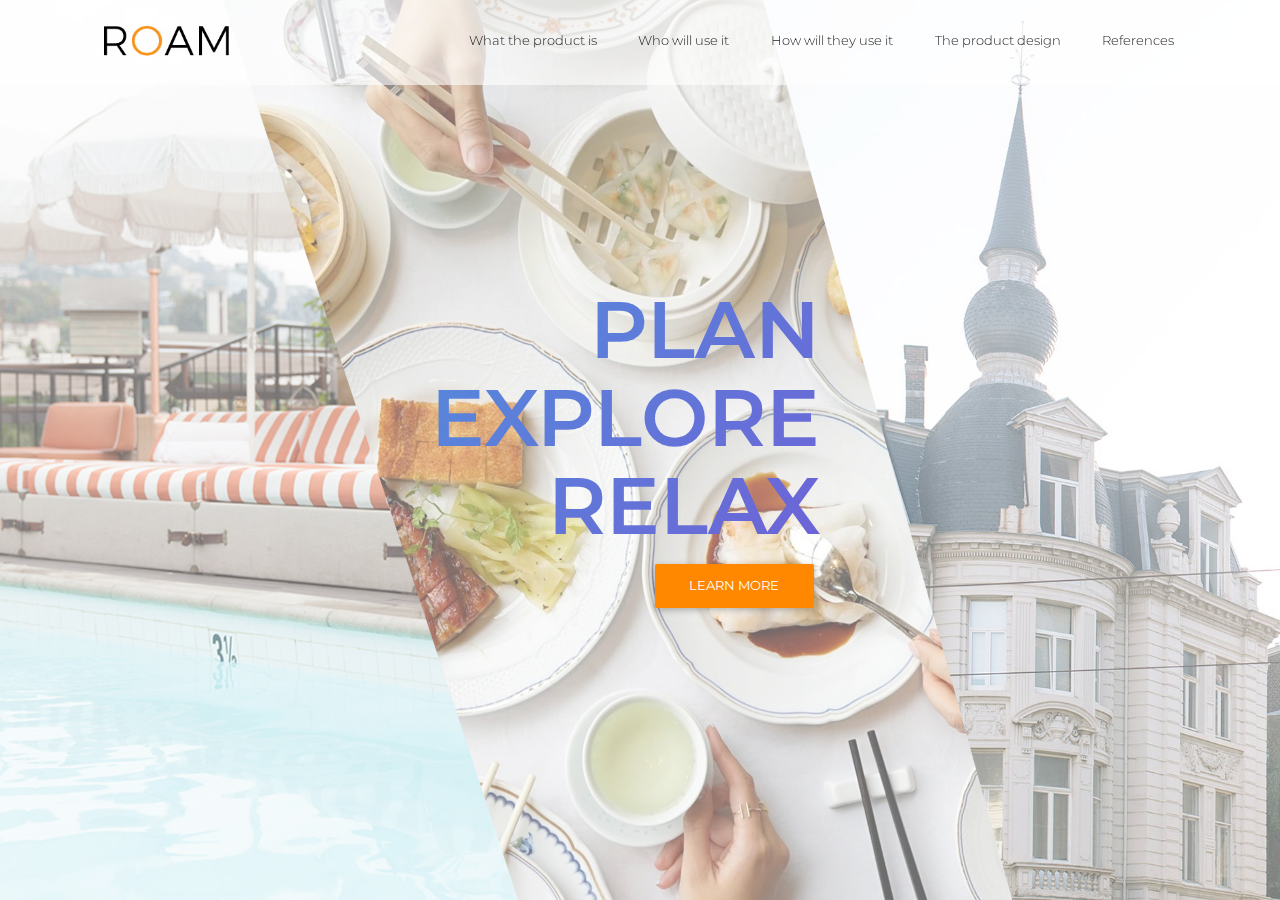
<file: index.html>
<!DOCTYPE html>
<html lang="en">

<head>
    <meta charset="utf-8">
    <meta name="viewport" content="width=device-width, initial-scale=1, shrink-to-fit=no">
    <meta http-equiv="x-ua-compatible" content="ie=edge">
    <title>ROAM</title>
    <!-- Font Awesome -->
    <link rel="stylesheet" href="https://maxcdn.bootstrapcdn.com/font-awesome/4.6.0/css/font-awesome.min.css">
    <!-- Bootstrap core CSS -->
    <link href="css/bootstrap.min.css" rel="stylesheet">
    <!-- Material Design Bootstrap -->
    <link href="css/mdb.min.css" rel="stylesheet">
    <!-- Your custom styles (optional) -->
    <link href="css/style.css" rel="stylesheet">
    <link href="css/animate.css" rel="stylesheet" >
</head>

<body>

    
<header>

<!--Navbar-->
        <nav class="navbar navbar-toggleable-md navbar-light fixed-top scrolling-navbar"> 
            <div class="container">
                <button class="navbar-toggler navbar-toggler-right" type="button" data-toggle="collapse" data-target="#navbarNav1" aria-controls="navbarNav1" aria-expanded="false" aria-label="Toggle navigation">
                    <span class="navbar-toggler-icon"></span>
                </button>
                <a class="logo-wrapper" href="index.html">
                    <img src="img/logo1.png" class="img-fluid" alt="logo">
                </a>
              <div class="collapse navbar-collapse" id="navbarNav1">
                     <ul class="nav navbar-nav nav-flex-icons ml-auto">
                        <li class="nav-item">
                           <a href="product.html" class="nav-link">What the product is</a>
                        </li>
                        <li class="nav-item">
                           <a href="user.html" class="nav-link">Who will use it</a>
                        </li>
                        <li class="nav-item">
                            <a class="nav-link" href="how.html">How will they use it</a>
                        </li>
                        <li class="nav-item">
                            <a class="nav-link" href="design.html">The product design</a>
                            
                        </li>
                        <li class="nav-item">
                           <a href="references.html" class="nav-link">References</a>
                        </li>
                    </ul>
                    
                </div>
            </div>
        </nav>


</header>


    
<!--Mask-->
<div class="view">
  
   <img src="img/background.jpg" class="full-bg-img flex-center" alt="background">
   
    <!--Intro content-->
    
    
     <section class="row full-bg-img flex-center">
      
      
      
               <div class="container-fluid animated slideInUp" id="intro">
                   
              
                <h1>PLAN<br> EXPLORE<br>RELAX</h1>
                
                <a target="_blank" href="product.html" class="btn btn-warning waves-effect" id="learn-more">Learn more</a>
                 
                  </div> 
                   

              
                
        </section>     
        
       
    <!--/Intro content-->
</div>
<!--/.Mask-->

    
   

<!--Footer-->

<!--/.Footer-->


    
    <!-- /Start your project here-->

    <!-- SCRIPTS -->
    <!-- JQuery -->
    <script type="text/javascript" src="js/jquery-3.1.1.min.js"></script>
    <!-- Bootstrap tooltips -->
    <script type="text/javascript" src="js/tether.min.js"></script>
    <!-- Bootstrap core JavaScript -->
    <script type="text/javascript" src="js/bootstrap.min.js"></script>
    <!-- MDB core JavaScript -->
    <script type="text/javascript" src="js/mdb.min.js"></script>
</body>

</html>
</file>
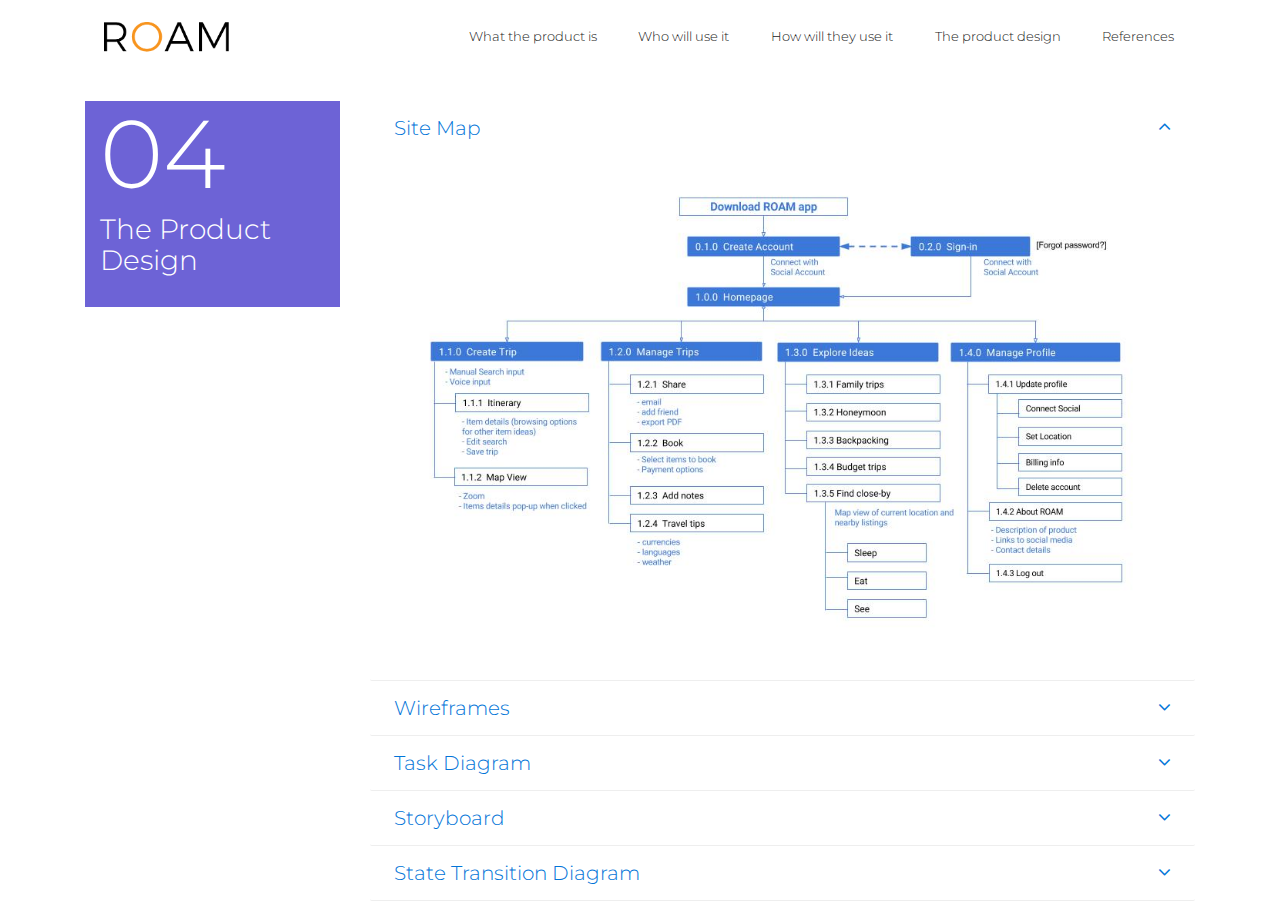
<file: design.html>
<!DOCTYPE html>
<html lang="en">

<head>
    <meta charset="utf-8">
    <meta name="viewport" content="width=device-width, initial-scale=1, shrink-to-fit=no">
    <meta http-equiv="x-ua-compatible" content="ie=edge">
    <title>ROAM - Design</title>
    <!-- Font Awesome -->
    <link rel="stylesheet" href="https://maxcdn.bootstrapcdn.com/font-awesome/4.6.0/css/font-awesome.min.css">
    <!-- Bootstrap core CSS -->
    <link href="css/bootstrap.min.css" rel="stylesheet">
    <!-- Material Design Bootstrap -->
    <link href="css/mdb.min.css" rel="stylesheet">
    <!-- Your custom styles (optional) -->
    <link href="css/style.css" rel="stylesheet">
    <link href="css/animate.css" rel="stylesheet" >
</head>

<body>

    
    
<header>

<!--Navbar-->
<nav class="navbar navbar-toggleable-md navbar-light">
            <div class="container">
                <button class="navbar-toggler navbar-toggler-right" type="button" data-toggle="collapse" data-target="#navbarNav1" aria-controls="navbarNav1" aria-expanded="false" aria-label="Toggle navigation">
                    <span class="navbar-toggler-icon"></span>
                </button>
                <a class="logo-wrapper" href="index.html">
                    <img src="img/logo1.png" class="img-fluid" alt="logo">
                </a>
                <div class="collapse navbar-collapse" id="navbarNav1">
                     <ul class="nav navbar-nav nav-flex-icons ml-auto">
                        <li class="nav-item">
                           <a href="product.html" class="nav-link">What the product is</a>
                        </li>
                        <li class="nav-item">
                           <a href="user.html" class="nav-link">Who will use it</a>
                        </li>
                        <li class="nav-item">
                            <a class="nav-link" href="how.html">How will they use it</a>
                        </li>
                        <li class="nav-item">
                            <a class="nav-link" href="design.html">The product design</a>
                            
                        </li>
                        <li class="nav-item">
                           <a href="references.html" class="nav-link">References</a>
                        </li>
                    </ul>
                    
                </div>
            </div>
        </nav>


</header>

<div class="container-fluid top">

<section class="container-fluid" id="design"> 

 <!--Section: Design-->
      
      <div class="container-fluid">
      
      <section class="container">
      
      <div class="row">

                <div class="col-md-3 animated fadeInLeft">
                   <div class="light-purple container">
              <h2 class="display-1 text-white">04</h2>
              <h3 class="text-white">The Product Design<br><br></h3>
              </div> 
                </div>

                <div class="col-md-9">
      
     <!--Accordion wrapper-->
<div class="accordion" id="accordion" role="tablist" aria-multiselectable="true">
   
    <div class="card" id="sitemap">
        <div class="card-header" role="tab" id="headingOne">
            <a data-toggle="collapse" data-parent="#accordion" href="#collapseOne" aria-expanded="true" aria-controls="collapseOne">
                <h5 class="mb-0">
                Site Map <i class="fa fa-angle-down rotate-icon"></i>
            </h5>
            </a>
        </div>
        <div id="collapseOne" class="collapse show" role="tabpanel" aria-labelledby="headingOne">
            <div class="card-block">
                <div class="container-fluid">

                <img src="img/sitemap.jpg" class="img-fluid" alt="use case diagram">

                </div>
            </div> 
            </div>
      </div>
    
    <div class="card" id="wireframes">
        <div class="card-header" role="tab" id="headingTwo">
            <a class="collapsed" data-toggle="collapse" data-parent="#accordion" href="#collapseTwo" aria-expanded="false" aria-controls="collapseTwo">
                <h5 class="mb-0">
               Wireframes<i class="fa fa-angle-down rotate-icon"></i>
            </h5>
            </a>
        </div>
        <div id="collapseTwo" class="collapse" role="tabpanel" aria-labelledby="headingTwo">
            <div class="card-block">
                
                
        
            <img src="img/wireframes.jpg" alt="wireframes" class="img-fluid">
              
              
               
            </div>
        </div>
    </div>
    
    <div class="card" id="task-diagram">
        <div class="card-header" role="tab" id="headingThree">
            <a class="collapsed" data-toggle="collapse" data-parent="#accordion" href="#collapseThree" aria-expanded="false" aria-controls="collapseThree">
                <h5 class="mb-0">
                Task Diagram<i class="fa fa-angle-down rotate-icon"></i>
            </h5>
            </a>
        </div>
        <div id="collapseThree" class="collapse" role="tabpanel" aria-labelledby="headingThree">
            <div class="card-block">
                
                
                <div class="container-fluid" id="task-diagram">
<img src="img/task-flow-diagram.jpg" alt="task flow" class="img-fluid">
       
            
                </div>



        </div> 
                
            </div>
        </div>
    
       
    <div class="card" id="storyboard">
        <div class="card-header" role="tab" id="headingFour">
            <a class="collapsed" data-toggle="collapse" data-parent="#accordion" href="#collapseFour" aria-expanded="false" aria-controls="collapseFour">
                <h5 class="mb-0">
                Storyboard<i class="fa fa-angle-down rotate-icon"></i>
            </h5>
            </a>
        </div>
        <div id="collapseFour" class="collapse" role="tabpanel" aria-labelledby="headingFour">
            <div class="card-block">
                <!--Section: 4. Storyboard--> 
                <section class="container-fluid" id="storyboard"> 

                    <!--row.1-->
                       <div class="row" id="storyboard-row"> 

                    <!--Column.1-->
                        <div class="col-md-6">

                    <!--Card-->
                        <div class="card card-cascade wider">

                        <!--Card image-->
                        <div class="view">
                            <img src="img/storyboard/no1.jpg" class="img-fluid">
                                
                        </div>
                        <!--/Card image-->

                        <!--Card content-->
                        <div class="text-center">
                            <!--Title-->
                            <h5><br>User</h5>
                            <p class="card-text">Walkthrough the persona and user needs. <br>Duration: 30 seconds</p>

                        </div>
                        <!--/.Card content-->

                    </div>
                    <!--/.Card-->
                           </div>


                    <!--Column.2-->
                    <div class="col-md-6">

                        <!--Card-->
                    <div class="card card-cascade wider">

                        <!--Card image-->
                        <div class="view">
                            <img src="img/storyboard/no2.jpg" class="img-fluid">
                        </div>
                        <!--/Card image-->

                        <!--Card content-->
                        <div class="text-center">
                            <!--Title-->
                            <h5><br>Design Elements</h5>
                            <p class="card-text">Zoom in on key features to display quality of mock-ups. <br> Duration: 30 seconds </p>

                        </div>
                        <!--/.Card content-->

                    </div>
                    <!--/.Card-->


    </div>
                    
                         </div>


                    <!--row.2-->

                       <div class="row" id="storyboard-row"> 
                             
                   <!--Column.3-->
                        <div class="col-md-6">

                        <!--Card-->
                    <div class="card card-cascade wider">

                        <!--Card image-->
                        <div class="view">
                            <img src="img/storyboard/no3.jpg" class="img-fluid">
                        </div>
                        <!--/Card image-->

                        <!--Card content-->
                        <div class="text-center">
                            <!--Title-->
                            <h5><br>Key Features</h5>

                            <p class="card-text">Show and explain the key features in action. <br> Duration: 30 seconds</p>

                        </div>
                        <!--/.Card content-->

                    </div>
                    <!--/.Card-->



                    </div>
                    
                      
                        <!--Column.4-->
                       
                        <div class="col-md-6">

                        <!--Card-->
                    <div class="card card-cascade wider">

                        <!--Card image-->
                        <div class="view">
                            <img src="img/storyboard/no4.jpg" class="img-fluid">
                        </div>
                        <!--/Card image-->

                        <!--Card content-->
                        <div class="text-center">
                            <!--Title-->
                            <h5><br>Product Visualization</h5>

                            <p class="card-text">Product viewed on screen. <br> Duration: 1 minute</p>

                        </div>
                        <!--/.Card content-->

                    </div>
                    <!--/.Card-->
                           </div>

                    </div>



                <!--row.3-->

                       <div class="row" id="storyboard-row">       


                    <!--Column.5-->
                    <div class="col-md-6">

                        <!--Card-->
                    <div class="card card-cascade wider">

                        <!--Card image-->
                        <div class="view">
                            <img src="img/storyboard/no5.jpg" class="img-fluid">
                        </div>
                        <!--/Card image-->

                        <!--Card content-->
                        <div class="text-center">
                            <!--Title-->
                            <h5><br>Prototype</h5>

                            <p class="card-text">Prototype walkthrough by going through each written Use Case. <br> Duration: 1 minute</p>

                        </div>
                        <!--/.Card content-->

                    </div>
                    <!--/.Card-->


                    </div>
                    

                    <!--Column.6-->
                    <div class="col-md-6">

                        <!--Card-->
                    <div class="card card-cascade wider">

                        <!--Card image-->
                        <div class="view">
                            <img src="img/storyboard/no6.jpg" class="img-fluid">
                        </div>
                        <!--/Card image-->

                        <!--Card content-->
                        <div class="text-center">
                            <!--Title-->
                            <h5><br>Demonstration</h5>

                            <p class="card-text">Persona achieving his goal. <br> Duration: 1 minute</p>

                        </div>
                        <!--/.Card content-->

                    </div>
                    <!--/.Card-->



                    </div>
                    
                         </div>




                </section> 
                <!--Section: /4. Storyboard-->
            </div>
        </div>
    </div>
    
    <div class="card" id="state-transition">
        <div class="card-header" role="tab" id="headingFive">
            <a class="collapsed" data-toggle="collapse" data-parent="#accordion" href="#collapseFive" aria-expanded="false" aria-controls="collapseFive">
                <h5 class="mb-0">
                State Transition Diagram<i class="fa fa-angle-down rotate-icon"></i>
            </h5>
            </a>
        </div>
        <div id="collapseFive" class="collapse" role="tabpanel" aria-labelledby="headingFive">
            <div class="card-block">
               <img src="img/state-transition.jpg" alt="state transition" class="img-fluid">
            </div>
        </div>
    </div>
    
</div>

<!--/.Accordion wrapper-->
  </div>
   
                </div>

               


        
          
         
    </section>     
      
    </div>
    
<!--Section: /Design--> 

</section>

 </div>

<main>

</main>
<!--Footer-->

<!--/.Footer-->


    

    <!-- SCRIPTS -->
    <!-- JQuery -->
    <script type="text/javascript" src="js/jquery-3.1.1.min.js"></script>
    <!-- Bootstrap tooltips -->
    <script type="text/javascript" src="js/tether.min.js"></script>
    <!-- Bootstrap core JavaScript -->
    <script type="text/javascript" src="js/bootstrap.min.js"></script>
    <!-- MDB core JavaScript -->
    <script type="text/javascript" src="js/mdb.min.js"></script>
</body>

</html>
</file>
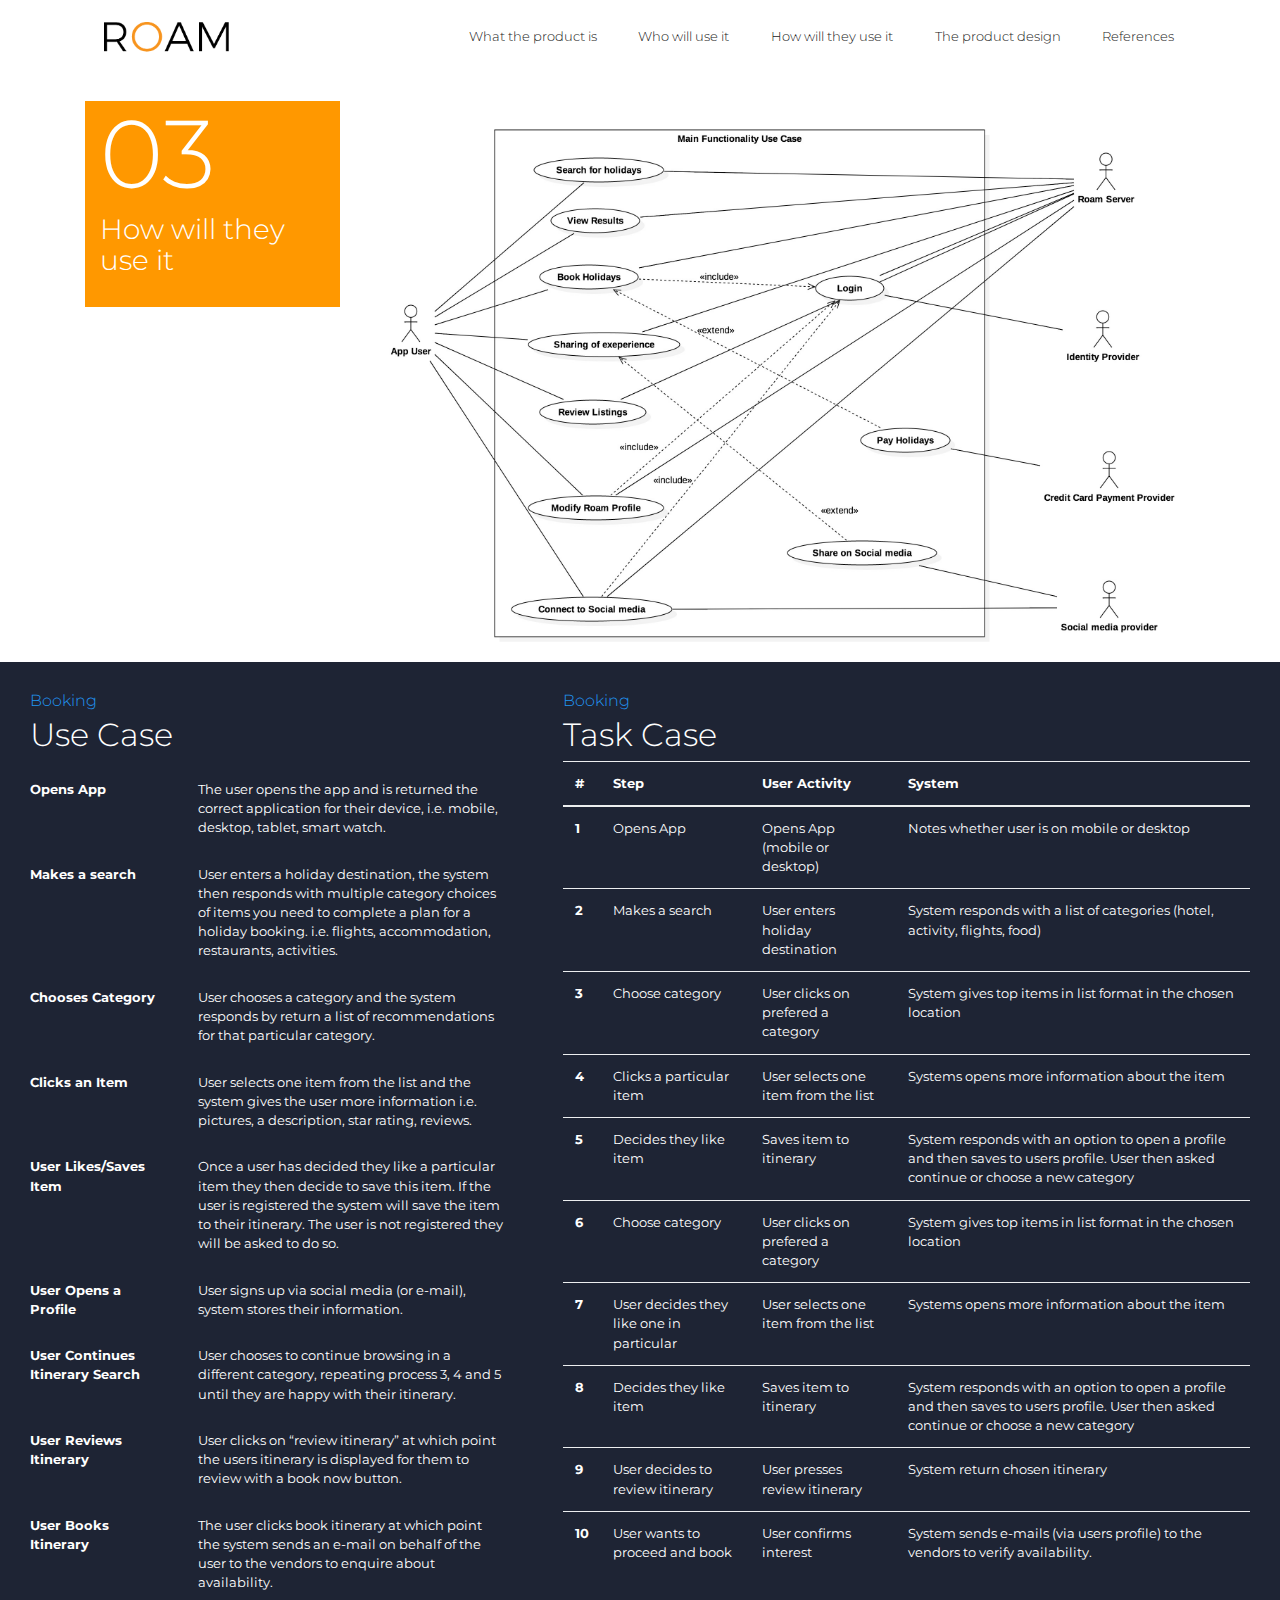
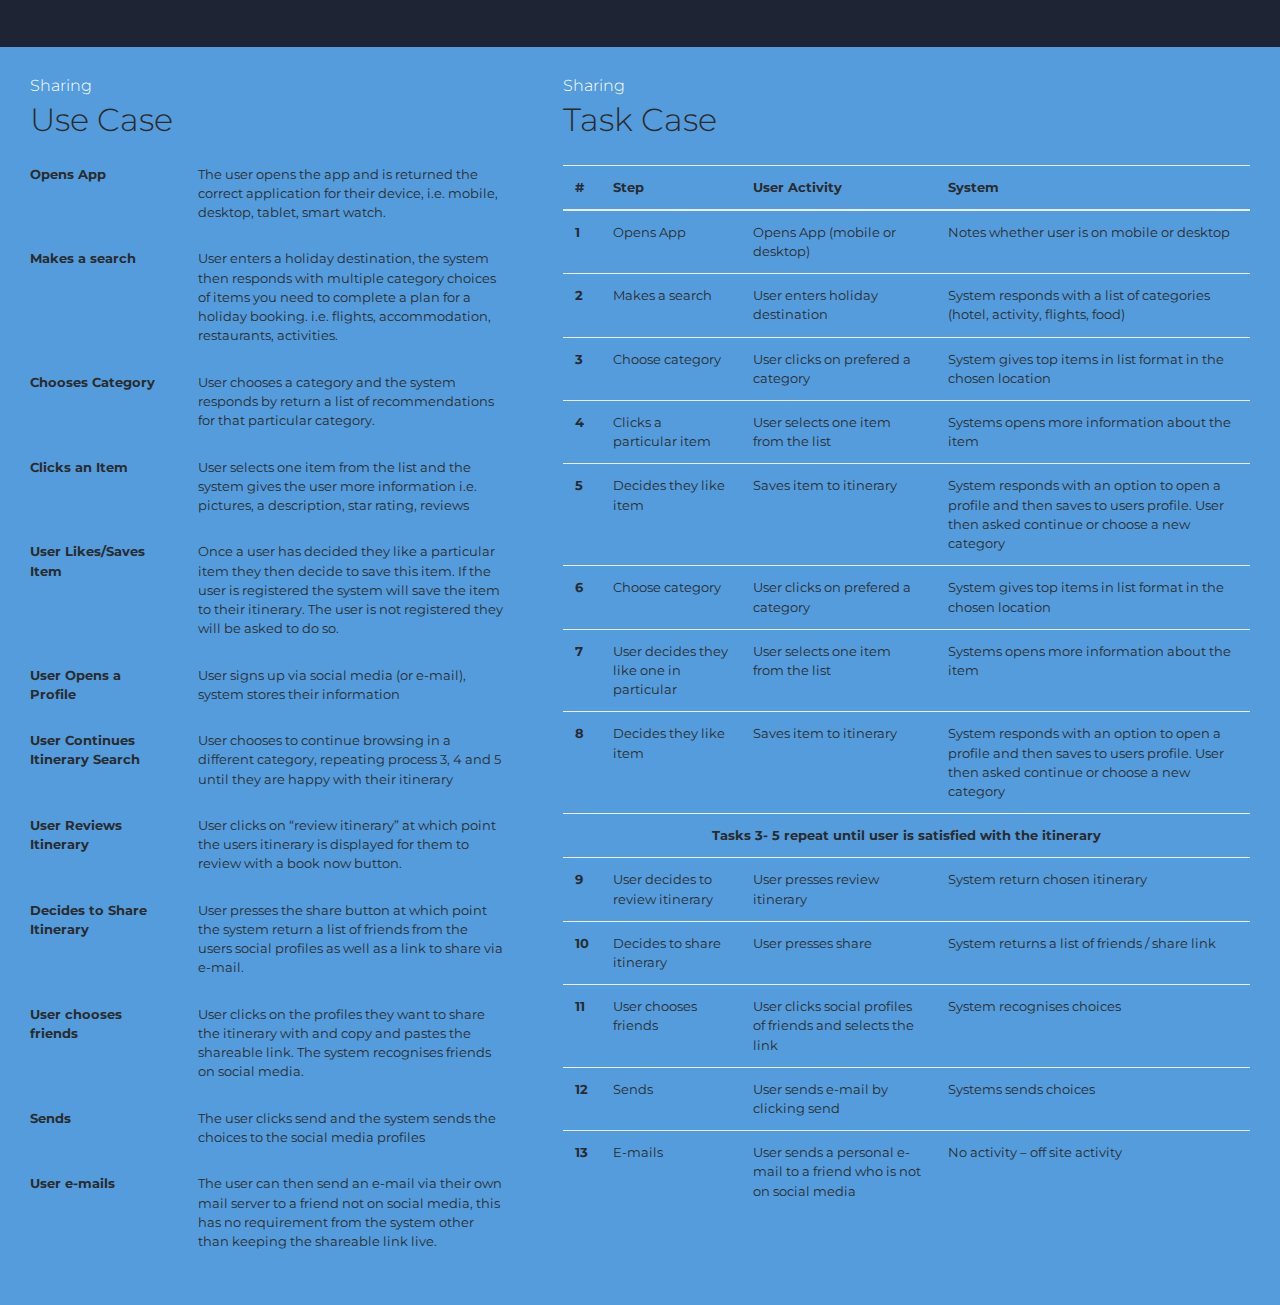
<file: how.html>
<!DOCTYPE html>
<html lang="en">

<head>
    <meta charset="utf-8">
    <meta name="viewport" content="width=device-width, initial-scale=1, shrink-to-fit=no">
    <meta http-equiv="x-ua-compatible" content="ie=edge">
    <title>ROAM - How</title>
    <!-- Font Awesome -->
    <link rel="stylesheet" href="https://maxcdn.bootstrapcdn.com/font-awesome/4.6.0/css/font-awesome.min.css">
    <!-- Bootstrap core CSS -->
    <link href="css/bootstrap.min.css" rel="stylesheet">
    <!-- Material Design Bootstrap -->
    <link href="css/mdb.min.css" rel="stylesheet">
    <!-- Your custom styles (optional) -->
    <link href="css/style.css" rel="stylesheet">
    <link href="css/animate.css" rel="stylesheet" >
</head>

<body>

    
    
<header>

<!--Navbar-->
       <nav class="navbar navbar-toggleable-md navbar-light">
            <div class="container">
                <button class="navbar-toggler navbar-toggler-right" type="button" data-toggle="collapse" data-target="#navbarNav1" aria-controls="navbarNav1" aria-expanded="false" aria-label="Toggle navigation">
                    <span class="navbar-toggler-icon"></span>
                </button>
                <a class="logo-wrapper" href="index.html">
                    <img src="img/logo1.png" class="img-fluid" alt="logo">
                </a>
                <div class="collapse navbar-collapse" id="navbarNav1">
                     <ul class="nav navbar-nav nav-flex-icons ml-auto">
                        <li class="nav-item">
                           <a href="product.html" class="nav-link">What the product is</a>
                        </li>
                        <li class="nav-item">
                           <a href="user.html" class="nav-link">Who will use it</a>
                        </li>
                        <li class="nav-item">
                            <a class="nav-link" href="how.html">How will they use it</a>
                        </li>
                        <li class="nav-item">
                            <a class="nav-link" href="design.html">The product design</a>
                            
                        </li>
                        <li class="nav-item">
                           <a href="references.html" class="nav-link">References</a>
                        </li>
                    </ul>
                    
                </div>
            </div>
        </nav>

    </header>


<!--Section: Diagram-->
   <section class="container-fluid top"> 
      
     
    <div class="container" id="usecase">


    <!--Section: Use Case Diagram-->

                <div class="row">

                <div class="col-md-3 animated fadeInLeft">
                   <div class="orange container">
              <h2 class="display-1 text-white">03</h2>
              <h3 class="text-white">How will they use it<br><br></h3>
              </div> 
                </div>

                <div class="col-md-9">


                <img src="img/use-case-diagram.jpg" class="img-fluid" alt="use case diagram">
                <br>

                </div>



        </div> 
           </div>
    </section>
<!--Section: /Diagram-->       


<!--Section: Booking-->
        <section class="container-fluid"> 

          <div class="row">

        <!--Use: Booking-->
           <div class="col-md-5" id="booking">
               <h6 class="blue-text">Booking</h6>
               <h2>Use Case</h2>
               <br>
      <!--Table-->  
           <dl class="row">

          <dt class="col-sm-4">Opens App</dt>
          <dd class="col-sm-8">The user opens the app and is returned the correct application for their device, i.e. mobile, desktop, tablet, smart watch.<br><br></dd>

          <dt class="col-sm-4">Makes a search</dt>
          <dd class="col-sm-8">User enters a holiday destination, the system then responds with multiple category choices of items you need to complete a plan for a holiday booking. i.e. flights, accommodation, restaurants, activities.<br><br></dd>

           <dt class="col-sm-4">Chooses Category</dt>
            <dd class="col-sm-8">User chooses a category and the system responds by return a list of recommendations for that particular category.<br><br></dd>

           <dt class="col-sm-4">Clicks an Item</dt>
            <dd class="col-sm-8">User selects one item from the list and the system gives the user more information i.e. pictures, a description, star rating, reviews.<br><br></dd>

           <dt class="col-sm-4">User Likes/Saves Item</dt>
            <dd class="col-sm-8">Once a user has decided they like a particular item they then decide to save this item. If the user is registered the system will save the item to their itinerary. The user is not registered they will be asked to do so.<br><br></dd>

         <dt class="col-sm-4">User Opens a Profile</dt>
            <dd class="col-sm-8">User signs up via social media (or e-mail), system stores their information.<br><br></dd>

         <dt class="col-sm-4">User Continues Itinerary Search</dt>
            <dd class="col-sm-8">User chooses to continue browsing in a different category, repeating process 3, 4 and 5 until they are happy with their itinerary.<br><br></dd>

        <dt class="col-sm-4">User Reviews Itinerary</dt>
         <dd class="col-sm-8">User clicks on “review itinerary” at which point the users itinerary is displayed for them to review with a book now button.<br><br></dd>
<br>
         <dt class="col-sm-4">User Books Itinerary</dt>
            <dd class="col-sm-8">The user clicks book itinerary at which point the system sends an e-mail on behalf of the user to the vendors to enquire about availability.
    </dd>
        </dl>

      </div>  
        <!--/Use: Booking-->


        <!--Task: Booking-->     
        <div class="col-md-7 container-fluid" id="booking">
                <h6 class="blue-text">Booking</h6>
               <h2>Task Case</h2>    
    <!--Table-->  
      <div class="table-responsive"> 
       <table class="table table-hover">
  <thead>
    <tr>
      <th>#</th>
      <th>Step</th>
      <th>User Activity</th>
      <th>System</th>
    </tr>
  </thead>
  <tbody>
    <tr>
        <th>1</th>
      <td>Opens App</td>
      <td>Opens App (mobile or desktop)</td>
      <td>Notes whether user is on mobile or desktop</td>
    </tr>
    <tr>
     <th>2</th>
      <td>Makes a search</td>
      <td>User enters holiday destination</td>
      <td>System responds with a list of categories (hotel, activity, flights, food)</td>
    </tr>
    <tr>
     <th>3</th>
      <td>Choose category</td>
      <td>User clicks on prefered a category</td>
      <td>System gives top items in list format in the chosen location</td>
    </tr>
    <tr>
     <th>4</th>
      <td>Clicks a particular item</td>
      <td>User selects one item from the list</td>
      <td>Systems opens more information about the item</td>
    </tr>
    <tr>
     <th>5</th>
      <td>Decides they like item</td>
      <td>Saves item to itinerary</td>
      <td>System responds with an option to open a profile and then saves to users profile.
User then asked continue or choose a new category</td>
    </tr>
    <tr>
     <th>6</th>
      <td>Choose category</td>
      <td>User clicks on prefered a category</td>
      <td>System gives top items in list format in the chosen location</td>
    </tr>
    <tr>
     <th>7</th>
      <td>User decides they like one in particular</td>
      <td>User selects one item from the list</td>
      <td>Systems opens more information about the item</td>
    </tr>
    <tr>
     <th>8</th>
      <td>Decides they like item</td>
      <td>Saves item to itinerary</td>
      <td>System responds with an option to open a profile and then saves to users profile. User then asked continue or choose a new category
</td>
    </tr>
    <tr>
     <th>9</th>
      <td>User decides to review itinerary</td>
      <td>User presses review itinerary</td>
      <td>System return chosen itinerary
</td>
    </tr>
    <tr>
     <th>10</th>
      <td>User wants to proceed and book</td>
      <td>User confirms interest</td>
      <td>System sends e-mails (via users profile) to the vendors to verify availability.
</td>
    </tr>
  </tbody>
</table>
  </div>  
   <!--/Table-->
            </div>
        <!--/Task: Booking-->   
         
            </div>
        

            
            
    </section>
<!--Section: /Booking-->



<!--Section: Sharing-->
        <section class="container-fluid"> 

          <div class="row">

       
       <!--Use: Sharing-->     
        <div class="col-md-5" id="sharing">
                <h6 class="white-text">Sharing</h6>
               <h2>Use Case</h2>
               <br>
       
           <dl class="row">

          <dt class="col-sm-4">Opens App</dt>
          <dd class="col-sm-8">The user opens the app and is returned the correct application for their device, i.e. mobile, desktop, tablet, smart watch.<br><br></dd>

          <dt class="col-sm-4">Makes a search</dt>
          <dd class="col-sm-8">User enters a holiday destination, the system then responds with multiple category choices of items you need to complete a plan for a holiday booking. i.e. flights, accommodation, restaurants, activities.<br><br></dd>

           <dt class="col-sm-4">Chooses Category</dt>
            <dd class="col-sm-8">User chooses a category and the system responds by return a list of recommendations for that particular category.<br><br></dd>

           <dt class="col-sm-4">Clicks an Item</dt>
            <dd class="col-sm-8">User selects one item from the list and the system gives the user more information i.e. pictures, a description, star rating, reviews<br><br></dd>

           <dt class="col-sm-4">User Likes/Saves Item</dt>
            <dd class="col-sm-8">Once a user has decided they like a particular item they then decide to save this item. If the user is registered the system will save the item to their itinerary. The user is not registered they will be asked to do so.<br><br></dd>

         <dt class="col-sm-4">User Opens a Profile</dt>
            <dd class="col-sm-8">User signs up via social media (or e-mail), system stores their information<br><br></dd>

         <dt class="col-sm-4">User Continues Itinerary Search</dt>
            <dd class="col-sm-8">User chooses to continue browsing in a different category, repeating process 3, 4 and 5 until they are happy with their itinerary<br><br></dd>

        <dt class="col-sm-4">User Reviews Itinerary</dt>
         <dd class="col-sm-8">User clicks on “review itinerary” at which point the users itinerary is displayed for them to review with a book now button.<br><br></dd>

         <dt class="col-sm-4">Decides to Share Itinerary</dt>
            <dd class="col-sm-8">User presses the share button at which point the system return a list of friends from the users social profiles as well as a link to share via e-mail.
   <br><br> </dd>
       
       <dt class="col-sm-4">User chooses friends</dt>
            <dd class="col-sm-8">User clicks on the profiles they want to share the itinerary with and copy and pastes the shareable link. The system recognises friends on social media.
    <br><br></dd>
       <dt class="col-sm-4">Sends</dt>
            <dd class="col-sm-8">The user clicks send and the system sends the choices to the social media profiles

    <br><br></dd>
       <dt class="col-sm-4">User e-mails</dt>
            <dd class="col-sm-8">The user can then send an e-mail via their own mail server to a friend not on social media, this has no requirement from the system other than keeping the shareable link live.

    </dd>
        </dl>

      </div>  
       <!--/Use: Sharing--> 
       
        <!--Task: Sharing-->
           <div class="col-md-7" id="sharing">
               <h6 class="white-text">Sharing</h6>
               <h2>Task Case</h2>
               <br>
      <!--Table-->  
      <div class="table-responsive"> 
       <table class="table table-hover">
  <thead>
    <tr>
     <th>#</th>
      <th>Step</th>
      <th>User Activity</th>
      <th>System</th>
    </tr>
  </thead>
  <tbody>
    <tr>
     <th>1</th>
      <td>Opens App</td>
      <td>Opens App (mobile or desktop)</td>
      <td>Notes whether user is on mobile or desktop</td>
    </tr>
    <tr>
     <th>2</th>
      <td>Makes a search</td>
      <td>User enters holiday destination</td>
      <td>System responds with a list of categories (hotel, activity, flights, food)</td>
    </tr>
    <tr>
     <th>3</th>
      <td>Choose category</td>
      <td>User clicks on prefered a category</td>
      <td>System gives top items in list format in the chosen location</td>
    </tr>
    <tr>
     <th>4</th>
      <td>Clicks a particular item</td>
      <td>User selects one item from the list</td>
      <td>Systems opens more information about the item</td>
    </tr>
    <tr>
     <th>5</th>
      <td>Decides they like item</td>
      <td>Saves item to itinerary</td>
      <td>System responds with an option to open a profile and then saves to users profile.
User then asked continue or choose a new category</td>
    </tr>
    <tr>
     <th>6</th>
      <td>Choose category</td>
      <td>User clicks on prefered a category</td>
      <td>System gives top items in list format in the chosen location</td>
    </tr>
    <tr>
     <th>7</th>
      <td>User decides they like one in particular</td>
      <td>User selects one item from the list</td>
      <td>Systems opens more information about the item</td>
    </tr>
    <tr>
     <th>8</th>
      <td>Decides they like item</td>
      <td>Saves item to itinerary</td>
      <td>System responds with an option to open a profile and then saves to users profile. User then asked continue or choose a new category
</td>
    </tr>   
    <tr class="text-center">
      <td colspan="4"><strong>Tasks 3- 5 repeat until user is satisfied with the itinerary</strong></td>
    </tr>
    <tr>
     <th>9</th>
      <td>User decides to review itinerary</td>
      <td>User presses review itinerary</td>
      <td>System return chosen itinerary
</td>
    </tr>
    <tr>
     <th>10</th>
      <td>Decides to share itinerary</td>
      <td>User presses share</td>
      <td>System returns a list of friends / share link
</td>
    </tr>
    <tr>
     <th>11</th>
      <td>User chooses friends</td>
      <td>User clicks social profiles of friends and selects the link</td>
      <td>System recognises choices
</td>
    </tr>
    <tr>
     <th>12</th>
      <td>Sends</td>
      <td>User sends e-mail by clicking send</td>
      <td>Systems sends choices
</td>
    </tr>
    <tr>
     <th>13</th>
      <td>E-mails</td>
      <td>User sends a personal e-mail to a friend who is not on social media</td>
      <td>No activity – off site activity
</td>
    </tr>
  </tbody>
</table>
  </div>  
   <!--/Table-->

      </div>  
        <!--/Task: Sharing-->


        

            </div>
            
    </section>
<!--Section: /Sharing-->



<main>


        </main>
<!--Footer-->

<!--/.Footer-->


    <!-- SCRIPTS -->
    <!-- JQuery -->
    <script type="text/javascript" src="js/jquery-3.1.1.min.js"></script>
    <!-- Bootstrap tooltips -->
    <script type="text/javascript" src="js/tether.min.js"></script>
    <!-- Bootstrap core JavaScript -->
    <script type="text/javascript" src="js/bootstrap.min.js"></script>
    <!-- MDB core JavaScript -->
    <script type="text/javascript" src="js/mdb.min.js"></script>
</body>

</html>
</file>
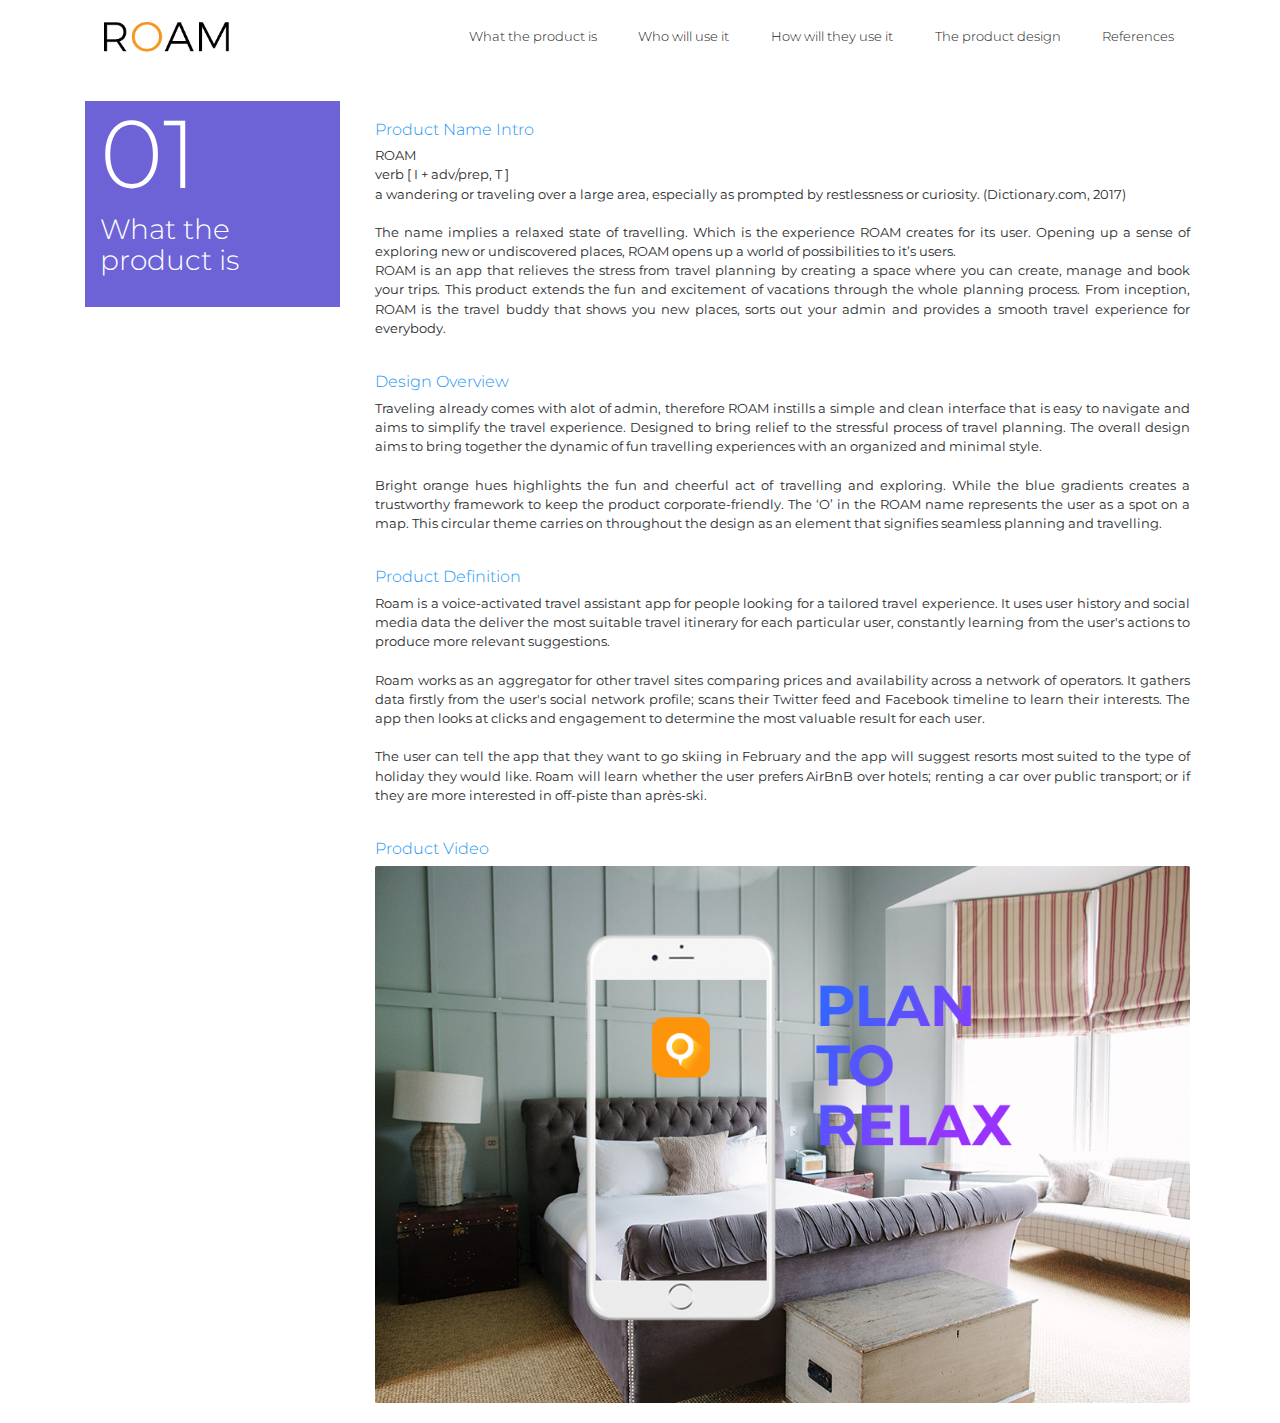
<file: product.html>
<!DOCTYPE html>
<html lang="en">

<head>
    <meta charset="utf-8">
    <meta name="viewport" content="width=device-width, initial-scale=1, shrink-to-fit=no">
    <meta http-equiv="x-ua-compatible" content="ie=edge">
    <title>ROAM - Product</title>
    <!-- Font Awesome -->
    <link rel="stylesheet" href="https://maxcdn.bootstrapcdn.com/font-awesome/4.6.0/css/font-awesome.min.css">
    <!-- Bootstrap core CSS -->
    <link href="css/bootstrap.min.css" rel="stylesheet">
    <!-- Material Design Bootstrap -->
    <link href="css/mdb.min.css" rel="stylesheet">
    <!-- Your custom styles (optional) -->
    <link href="css/style.css" rel="stylesheet">
    <link href="css/animate.css" rel="stylesheet" >
</head>

<body>

   
    
<header>

<!--Navbar-->
         <nav class="navbar navbar-toggleable-md navbar-light">
            <div class="container">
                <button class="navbar-toggler navbar-toggler-right" type="button" data-toggle="collapse" data-target="#navbarNav1" aria-controls="navbarNav1" aria-expanded="false" aria-label="Toggle navigation">
                    <span class="navbar-toggler-icon"></span>
                </button>
                <a class="logo-wrapper" href="index.html">
                    <img src="img/logo1.png" class="img-fluid" alt="logo">
                </a>
                <div class="collapse navbar-collapse" id="navbarNav1">
                     <ul class="nav navbar-nav nav-flex-icons ml-auto">
                        <li class="nav-item">
                           <a href="product.html" class="nav-link">What the product is</a>
                        </li>
                        <li class="nav-item">
                           <a href="user.html" class="nav-link">Who will use it</a>
                        </li>
                        <li class="nav-item">
                            <a class="nav-link" href="how.html">How will they use it</a>
                        </li>
                        <li class="nav-item">
                            <a class="nav-link" href="design.html">The product design</a>
                            
                        </li>
                        <li class="nav-item">
                           <a href="references.html" class="nav-link">References</a>
                        </li>
                    </ul>
                    
                </div>
            </div>
        </nav>
    </header>




   <section class="container-fluid top"> 
      

    
<!--Section: About Roam-->
<section class="container-fluid">

  <div class="container"> 
  
   <div class="row">
      
      <!--Title Column-->
      <div class="col-md-3 animated fadeInLeft">
        
         <div class="light-purple container">
          <h2 class="display-1 text-white ">01</h2>
          <h3 class="text-white">What the product is<br><br></h3>
          </div>
          
      </div>
      
      <!--Product Name Column-->
       <div class="col-md-9" id="product-intro">
      <h6 class="blue-text">Product Name Intro</h6>
        <p>
       
ROAM <br>
verb [ I + adv/prep, T ] <br>
a wandering or traveling over a large area, especially as prompted by restlessness or curiosity. (Dictionary.com, 2017)<br>
<br>
The name implies a relaxed state of travelling. Which is the experience ROAM creates for its user. Opening up a sense of exploring new or undiscovered places, ROAM opens up a world of possibilities to it’s users. <br>

ROAM is an app that relieves the stress from travel planning by creating a space where you can create, manage and book your trips. This product extends the fun and excitement of vacations through the whole planning process. From inception, ROAM is the travel buddy that shows you new places, sorts out your admin and provides a smooth travel experience for everybody. <br></p>
           <br>
       
       <h6 class="blue-text">Design Overview</h6>
<p>Traveling already comes with alot of admin, therefore ROAM instills a simple and clean interface that is easy to navigate and aims to simplify the travel experience. Designed to bring relief to the stressful process of travel planning. 

The overall design aims to bring together the dynamic of fun travelling experiences with an organized and minimal style.
<br><br> Bright orange hues highlights the fun and cheerful act of travelling and exploring. While the blue gradients creates a trustworthy framework to keep the product corporate-friendly. 

The ‘O’ in the ROAM name represents the user as a spot on a map. This circular theme carries on throughout the design as an element that signifies seamless planning and travelling. 
<br><br>
          </p>
       
       
       
       
       
       <!--Product Definition Column-->
    
       <h6 class="blue-text">Product Definition</h6>
         <p>
Roam is a voice-activated travel assistant app for people looking for a tailored travel experience. It uses user history and social media data the deliver the most suitable travel itinerary for each particular user, constantly learning from the user's actions to produce more relevant suggestions. <br><br>
Roam works as an aggregator for other travel sites comparing prices and availability across a network of operators. It gathers data firstly from the user's social network profile; scans their Twitter feed and Facebook timeline to learn their interests. The app then looks at clicks and engagement to determine the most valuable result for each user.<br><br>
The user can tell the app that they want to go skiing in February and the app will suggest resorts most suited to the type of holiday they would like. Roam will learn whether the user prefers AirBnB over hotels; renting a car over public transport; or if they are more interested in off-piste than après-ski.<br><br>

           </p>
       
       <h6 class="blue-text">Product Video</h6>
       
       <img src="img/visual2.jpg" class="img-fluid flex-center" alt="placeholder">
       
       
       </div>
       </div>
       
       </div>
   

<!--/Section: About Roam-->
    
    
</section> 






<main>








        </main>
<!--Footer-->

<!--/.Footer-->


    
    <!-- /Start your project here-->

    <!-- SCRIPTS -->
    <!-- JQuery -->
    <script type="text/javascript" src="js/jquery-3.1.1.min.js"></script>
    <!-- Bootstrap tooltips -->
    <script type="text/javascript" src="js/tether.min.js"></script>
    <!-- Bootstrap core JavaScript -->
    <script type="text/javascript" src="js/bootstrap.min.js"></script>
    <!-- MDB core JavaScript -->
    <script type="text/javascript" src="js/mdb.min.js"></script>
</body>

</html>
</file>
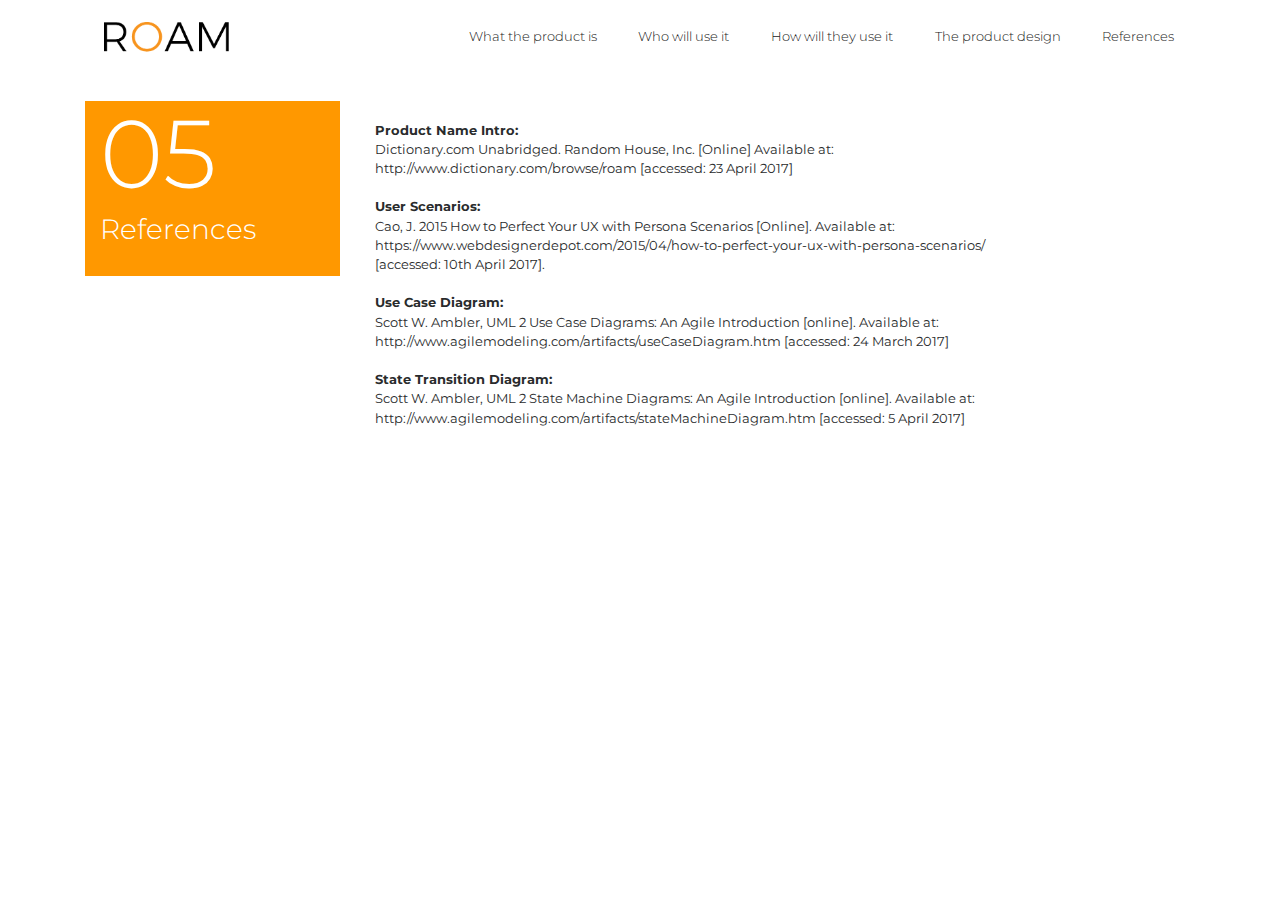
<file: references.html>
<!DOCTYPE html>
<html lang="en">

<head>
    <meta charset="utf-8">
    <meta name="viewport" content="width=device-width, initial-scale=1, shrink-to-fit=no">
    <meta http-equiv="x-ua-compatible" content="ie=edge">
    <title>ROAM - References</title>
    <!-- Font Awesome -->
    <link rel="stylesheet" href="https://maxcdn.bootstrapcdn.com/font-awesome/4.6.0/css/font-awesome.min.css">
    <!-- Bootstrap core CSS -->
    <link href="css/bootstrap.min.css" rel="stylesheet">
    <!-- Material Design Bootstrap -->
    <link href="css/mdb.min.css" rel="stylesheet">
    <!-- Your custom styles (optional) -->
    <link href="css/style.css" rel="stylesheet">
    <link href="css/animate.css" rel="stylesheet" >
</head>

<body>

    
<header>

<!--Navbar-->
         <nav class="navbar navbar-toggleable-md navbar-light">
            <div class="container">
                <button class="navbar-toggler navbar-toggler-right" type="button" data-toggle="collapse" data-target="#navbarNav1" aria-controls="navbarNav1" aria-expanded="false" aria-label="Toggle navigation">
                    <span class="navbar-toggler-icon"></span>
                </button>
                <a class="logo-wrapper" href="index.html">
                    <img src="img/logo1.png" class="img-fluid" alt="logo">
                </a>
                <div class="collapse navbar-collapse" id="navbarNav1">
                     <ul class="nav navbar-nav nav-flex-icons ml-auto">
                        <li class="nav-item">
                           <a href="product.html" class="nav-link">What the product is</a>
                        </li>
                        <li class="nav-item">
                           <a href="user.html" class="nav-link">Who will use it</a>
                        </li>
                        <li class="nav-item">
                            <a class="nav-link" href="how.html">How will they use it</a>
                        </li>
                        <li class="nav-item">
                            <a class="nav-link" href="design.html">The product design</a>
                            
                        </li>
                        <li class="nav-item">
                           <a href="references.html" class="nav-link">References</a>
                        </li>
                    </ul>
                    
                </div>
            </div>
        </nav>


    </header>


<section class="container-fluid top"> 
      
     
 <!--Section: References-->       


<section class="container-fluid">

  <div class="container"> 
  
   <div class="row">
      
      <!--Title Column-->
      <div class="col-md-3 animated fadeInLeft">
        
         <div class="orange container">
          <h2 class="display-1 text-white ">05</h2>
          <h3 class="text-white">References<br><br></h3>
          </div>
          
      </div>
      
      <!--Product Name Column-->
       <div class="col-md-7" id="user-profile">
   
        <p>
          <strong>Product Name Intro:</strong><br>
Dictionary.com Unabridged. Random House, Inc. [Online] 
Available at: http://www.dictionary.com/browse/roam [accessed: 23 April 2017]
<br><br>
<strong>User Scenarios:</strong><br>
Cao, J. 2015 How to Perfect Your UX with Persona Scenarios [Online]. 
Available at: https://www.webdesignerdepot.com/2015/04/how-to-perfect-your-ux-with-persona-scenarios/ [accessed: 10th April 2017].
<br><br>
<strong>Use Case Diagram:</strong><br>
Scott W. Ambler, UML 2 Use Case Diagrams: An Agile Introduction [online]. Available at: http://www.agilemodeling.com/artifacts/useCaseDiagram.htm [accessed: 24 March  2017]
<br><br>
            <strong>State Transition Diagram:</strong><br>
Scott W. Ambler, UML 2 State Machine Diagrams: An Agile Introduction [online]. Available at: http://www.agilemodeling.com/artifacts/stateMachineDiagram.htm [accessed: 5 April  2017]
          
          </p>
           
      
       
       </div>
       
       
       </div>
       
   </div>
    
    

    
</section>


<!--/Section: References-->

</section>



<main>  </main>

<!--Footer-->

<!--/.Footer-->


    
   

    <!-- SCRIPTS -->
    <!-- JQuery -->
    <script type="text/javascript" src="js/jquery-3.1.1.min.js"></script>
    <!-- Bootstrap tooltips -->
    <script type="text/javascript" src="js/tether.min.js"></script>
    <!-- Bootstrap core JavaScript -->
    <script type="text/javascript" src="js/bootstrap.min.js"></script>
    <!-- MDB core JavaScript -->
    <script type="text/javascript" src="js/mdb.min.js"></script>
</body>

</html>
</file>
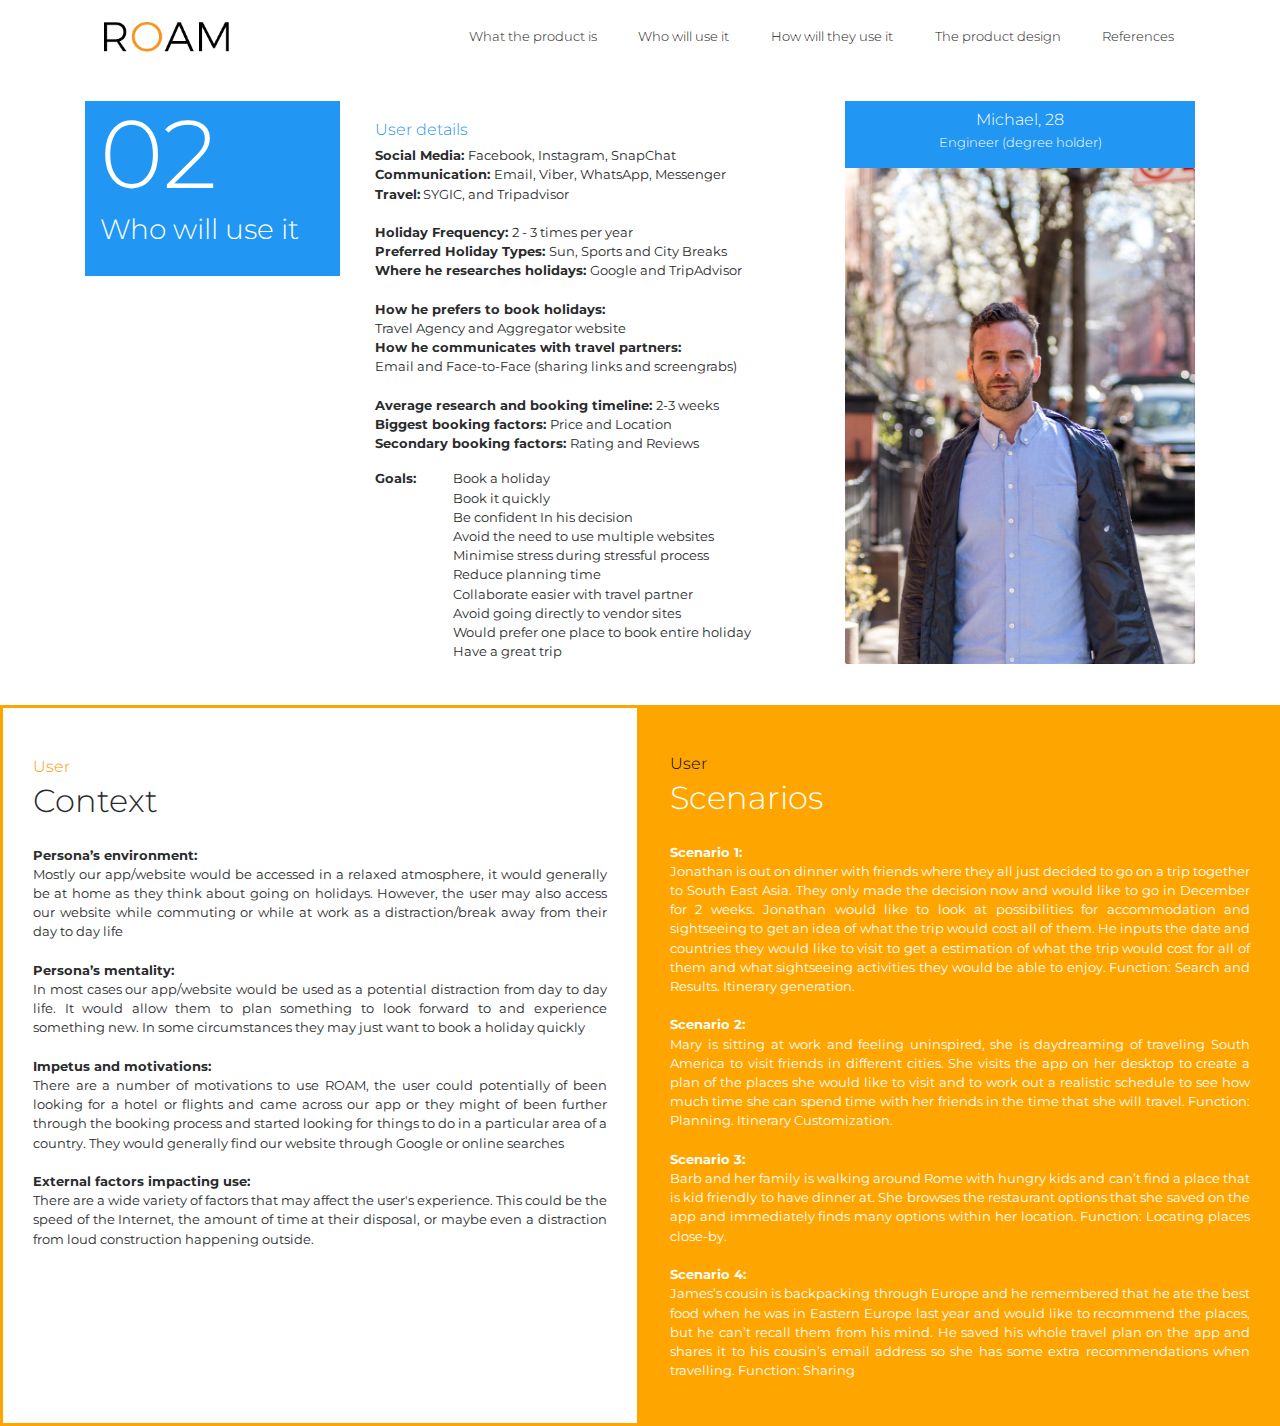
<file: user.html>
<!DOCTYPE html>
<html lang="en">

<head>
    <meta charset="utf-8">
    <meta name="viewport" content="width=device-width, initial-scale=1, shrink-to-fit=no">
    <meta http-equiv="x-ua-compatible" content="ie=edge">
    <title>ROAM - User</title>
    <!-- Font Awesome -->
    <link rel="stylesheet" href="https://maxcdn.bootstrapcdn.com/font-awesome/4.6.0/css/font-awesome.min.css">
    <!-- Bootstrap core CSS -->
    <link href="css/bootstrap.min.css" rel="stylesheet">
    <!-- Material Design Bootstrap -->
    <link href="css/mdb.min.css" rel="stylesheet">
    <!-- Your custom styles (optional) -->
    <link href="css/style.css" rel="stylesheet">
    <link href="css/animate.css" rel="stylesheet" >
</head>

<body>

    
<header>

<!--Navbar-->
    <nav class="navbar navbar-toggleable-md navbar-light">
            <div class="container">
                <button class="navbar-toggler navbar-toggler-right" type="button" data-toggle="collapse" data-target="#navbarNav1" aria-controls="navbarNav1" aria-expanded="false" aria-label="Toggle navigation">
                    <span class="navbar-toggler-icon"></span>
                </button>
                <a class="logo-wrapper" href="index.html">
                    <img src="img/logo1.png" class="img-fluid" alt="logo">
                </a>
                <div class="collapse navbar-collapse" id="navbarNav1">
                     <ul class="nav navbar-nav nav-flex-icons ml-auto">
                        <li class="nav-item">
                           <a href="product.html" class="nav-link">What the product is</a>
                        </li>
                        <li class="nav-item">
                           <a href="user.html" class="nav-link">Who will use it</a>
                        </li>
                        <li class="nav-item">
                            <a class="nav-link" href="how.html">How will they use it</a>
                        </li>
                        <li class="nav-item">
                            <a class="nav-link" href="design.html">The product design</a>
                            
                        </li>
                        <li class="nav-item">
                           <a href="references.html" class="nav-link">References</a>
                        </li>
                    </ul>
                    
                </div>
            </div>
        </nav>
<!--/Navbar-->
   
    </header>

<!--Section: User Profile-->
   <section class="container-fluid top"> 
<div class="container">
        <div class="row">

               
                <div class="col-md-3 animated fadeInLeft">
                   <div class="blue container">
              <h2 class="display-1 text-white">02</h2>
              <h3 class="text-white">Who will use it<br><br></h3>
              </div> 
                </div>

               <div class="col-md-5" id="user-profile">
                
                <h6 class="blue-text">User details</h6>
       <p>
        <strong>Social Media: </strong> Facebook, Instagram, SnapChat <br>
        <strong>Communication: </strong>Email, Viber, WhatsApp, Messenger<br>
           <strong>Travel:</strong> SYGIC, and Tripadvisor<br>
        <br>
        
           <strong>Holiday Frequency: </strong>2 - 3 times  per year<br>
           <strong>Preferred Holiday Types: </strong>Sun, Sports and City Breaks<br>
           <strong> Where he researches holidays: </strong>Google and TripAdvisor<br>
       
        <br>
        <strong> How he prefers to book holidays: </strong><br>Travel Agency and Aggregator website<br>
     <strong> How he communicates with travel partners: </strong><br>Email and Face-to-Face (sharing links and screengrabs)<br>
       <br>
        <strong>Average research and booking timeline: </strong>2-3 weeks<br>
        <strong>Biggest booking factors: </strong>Price and Location <br>
        <strong>Secondary booking factors: </strong>Rating and Reviews<br>
        
        </p>
        
          <dl class="row">
          <dt class="col-sm-2">Goals:</dt>
          <dd class="col-sm-10">
          Book a holiday<br>
          Book it quickly<br>
          Be confident In his decision<br>
          Avoid the need to use multiple websites<br>
            Minimise stress during stressful process<br>
            Reduce planning time<br>
            Collaborate easier with travel partner<br>
           Avoid going directly to vendor sites<br>
            Would prefer one place to book entire holiday<br>
            Have a great trip<br>
           </dd>
        </dl>

                </div>

               
                <div class="col-md-4">
              
               <div class="container-fluid blue" id="persona-title">
                   <h6 class="h6-responsive text-center blue white-text">Michael, 28 </h6>
                <h6 class="text-center blue white-text" id="usecase">Engineer (degree holder)</h6> 
                </div>
        
               <img src="img/persona-image.jpg" class="img-fluid" alt="persona">
               
               
               
               
               
                </div>
                
               
               
                
                
                </div>    
                 
           </div> 
</div>
    </section>   
<!--Section: /User Profile-->
  
  

  <!--Section: Context & Scenarios-->
   <section class="container-fluid">    
<!--row-->
       <div class="row">       

            
    <!--Column: Context-->
    <div class="col-md-6" id="context">
      
        <br>
              <h6 class="orange-text">User</h6>
               <h2>Context</h2>
                <p><br>
<strong>Persona’s environment: </strong><br> Mostly our app/website would be accessed in a  relaxed atmosphere, it would generally be at home as they think about going on holidays. However, the user may also access our website while commuting or while at work as a distraction/break away from their day to day life<br><br>
<strong>Persona’s mentality:</strong><br>  In most cases our app/website would be used as a potential distraction from day to day life. It would allow them to plan something to look forward to and experience something new. In some circumstances they may just want to book a holiday quickly<br><br>
<strong>Impetus and motivations: </strong><br> There are a number of motivations to use ROAM, the user could potentially of been looking for a hotel or flights and came across our app or they might of been further through the booking process and started looking for things to do in a particular area of a country. They would generally find our website through Google or online searches<br><br>
<strong>External factors impacting use:</strong> <br> There are a wide variety of factors that may affect the user's experience. This could be the  speed of the Internet, the amount of time at their disposal, or maybe even a distraction from loud construction happening outside.

                </p>
                    
        
    </div>
    <!--/Column: Context-->
    
    
    <!--Column: Scenarios-->
    <div class="col-md-6" id="scenarios">
     <br>
      <h6 class="black-text">User</h6>
               <h2>Scenarios</h2>
       <p><br>
       <strong>Scenario 1: </strong><br>
        Jonathan is out on dinner with friends where they all just decided to go on a trip together to South East Asia. They only made the decision now and would like to go in December for 2 weeks. Jonathan would like to look at possibilities for accommodation and sightseeing to get an idea of what the trip would cost all of them. He inputs the date and countries they would like to visit to get a estimation of what the trip would cost for all of them and what sightseeing activities they would be able to enjoy. 
Function: Search and Results. Itinerary generation. 
 <br><br>
 <strong>Scenario 2: </strong><br>
Mary is sitting at work and feeling uninspired, she is daydreaming of traveling South America to visit friends in different cities. She visits the app on her desktop to create a plan of the places she would like to visit and to work out a realistic schedule to see how much time she can spend time with her friends in the time that she will travel. 
Function: Planning. Itinerary Customization. 
<br><br>
<strong>Scenario 3:</strong> <br>
Barb and her family is walking around Rome with hungry kids and can’t find a place that is kid friendly to have dinner at. She browses the restaurant options that she saved on the app and immediately finds many options within her location. 
Function: Locating places close-by.
<br><br>
<strong>Scenario 4: </strong><br>
James’s cousin is backpacking through Europe and he remembered that he ate the best food when he was in Eastern Europe last year and would like to recommend the places, but he can’t recall them from his mind. He saved his whole travel plan on the app and shares it to his cousin’s email address so she has some extra recommendations when travelling. 
Function: Sharing
        </p>
        
    </div>
    
    
        
         </div>
         
</section> 
<!--Section: /Context & Scenarios-->

    




<main>


</main>
<!--Footer-->

<!--/.Footer-->



    <!-- SCRIPTS -->
    <!-- JQuery -->
    <script type="text/javascript" src="js/jquery-3.1.1.min.js"></script>
    <!-- Bootstrap tooltips -->
    <script type="text/javascript" src="js/tether.min.js"></script>
    <!-- Bootstrap core JavaScript -->
    <script type="text/javascript" src="js/bootstrap.min.js"></script>
    <!-- MDB core JavaScript -->
    <script type="text/javascript" src="js/mdb.min.js"></script>
</body>

</html>
</file>
<file: css/style.css>
/* YOUR CUSTOM STYLES */
@import url('https://fonts.googleapis.com/css?family=Montserrat:400,700,|Quicksand');


.logo-wrapper .img-fluid {
    max-height: 4em;
    
}
.navbar {
    box-shadow: none;
    background-color: rgba(255, 255, 255, 0.6);
    padding-bottom: 15px;
}




.navbar-nav .nav-link {
    color: #fff;
    font-size: 0.8em;
    margin: 1em;
    
}



.scrolling-navbar {
        -webkit-transition: background .5s ease-in-out, padding .5s ease-in-out;
        -moz-transition: background .5s ease-in-out, padding .5s ease-in-out;
        transition: background .5s ease-in-out, padding .5s ease-in-out;
}

.top-nav-collapse {
    background-color: white;
}

@media only screen and (max-width: 768px) {
    .navbar {
        background-color: white;
    }
}


html,
body,
.view {
    height: 100%;
    font-family: 'Montserrat', sans-serif;
}

.view {
    background: url(/img/background.jpg)no-repeat center center fixed;
    -webkit-background-size: cover;
    -moz-background-size: cover;
    -o-background-size: cover;
    background-size: cover;
}


/* index.html */


#intro {
    text-align: right;
    
   
}

#phone {
    max-height: 400px;
}

 
h1 {
    font-size: 5em;
    font-weight: 600;
    background: -webkit-linear-gradient(140deg, #6d63d6, #548cdc);
  -webkit-background-clip: text;
  -webkit-text-fill-color: transparent;
    
}

.gradient {
     background: -webkit-linear-gradient(-60deg, rgba(255, 255, 255, 0), #ffcd26);
  
    
}

/* product.html */

.top {
    
margin-top: 20px;
}
#product-intro {
     padding: 20px;
     text-align: justify;
     font-size: 0.8em;
     
}

 #product-def{
     padding: 20px;
     text-align: justify;
     font-size: 0.8em;
     
}


/* user.html */

#user-profile {
    font-size: 0.8em;
    line-height: 1.5em;
    padding: 20px;
    
}

#persona-title {
    padding: 10px;
}

#context {
    background-color: white;
    border: solid orange;
    font-size: 0.8em;
    line-height: 1.5em;
    padding: 30px;
    text-align: justify;
    
}

#scenarios {
    background-color: orange;
    color: white;
    font-size: 0.8em;
    line-height: 1.5em;
    padding: 30px;
    text-align: justify;
    
}

/* product.html */

#about {
    font-size: 0.9em;
}



#user-row {
    font-size: 0.8em;
    height: 626px;      
}

#storyboard-row {
    font-size: 0.6em;
        
}

#video {
    margin-bottom: 4em;
}

/* how.html */

#usecase {
    font-size: 0.8em;
}

#booking {
    background-color: #1e2434;
    color: white;
    font-size: 0.8em;
    line-height: 1.5em;
    padding: 30px;
    
}

#sharing {
    background-color: #549cdc;
    font-size: 0.8em;
    line-height: 1.5em;
    padding: 30px;
}



/* design.html */

.light-purple {
    background-color: #6d63d6;
    
}


.carousel {
    padding: 10px;

}

#storyboard-row {
    padding: 20px;
}


accordion.active, accordion:hover {
    background-color: #fc0b0b;
}
</file>
